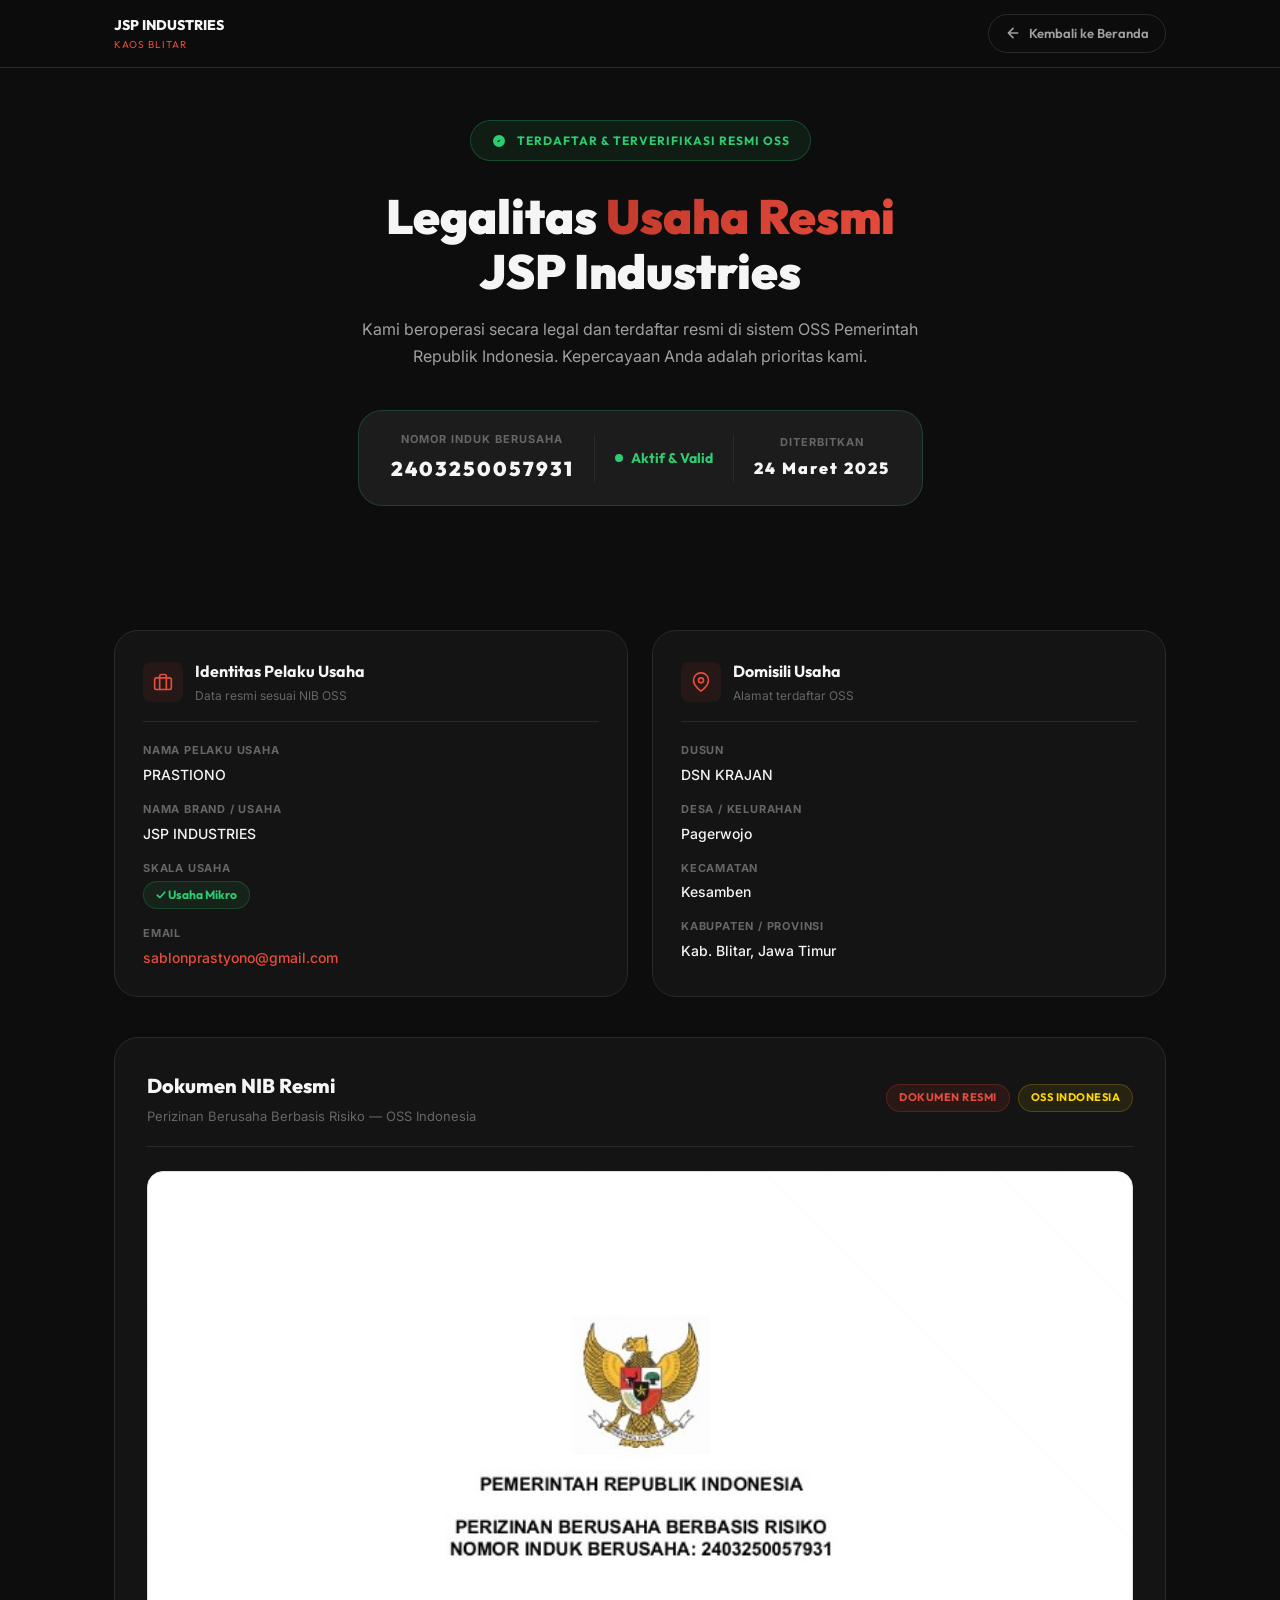
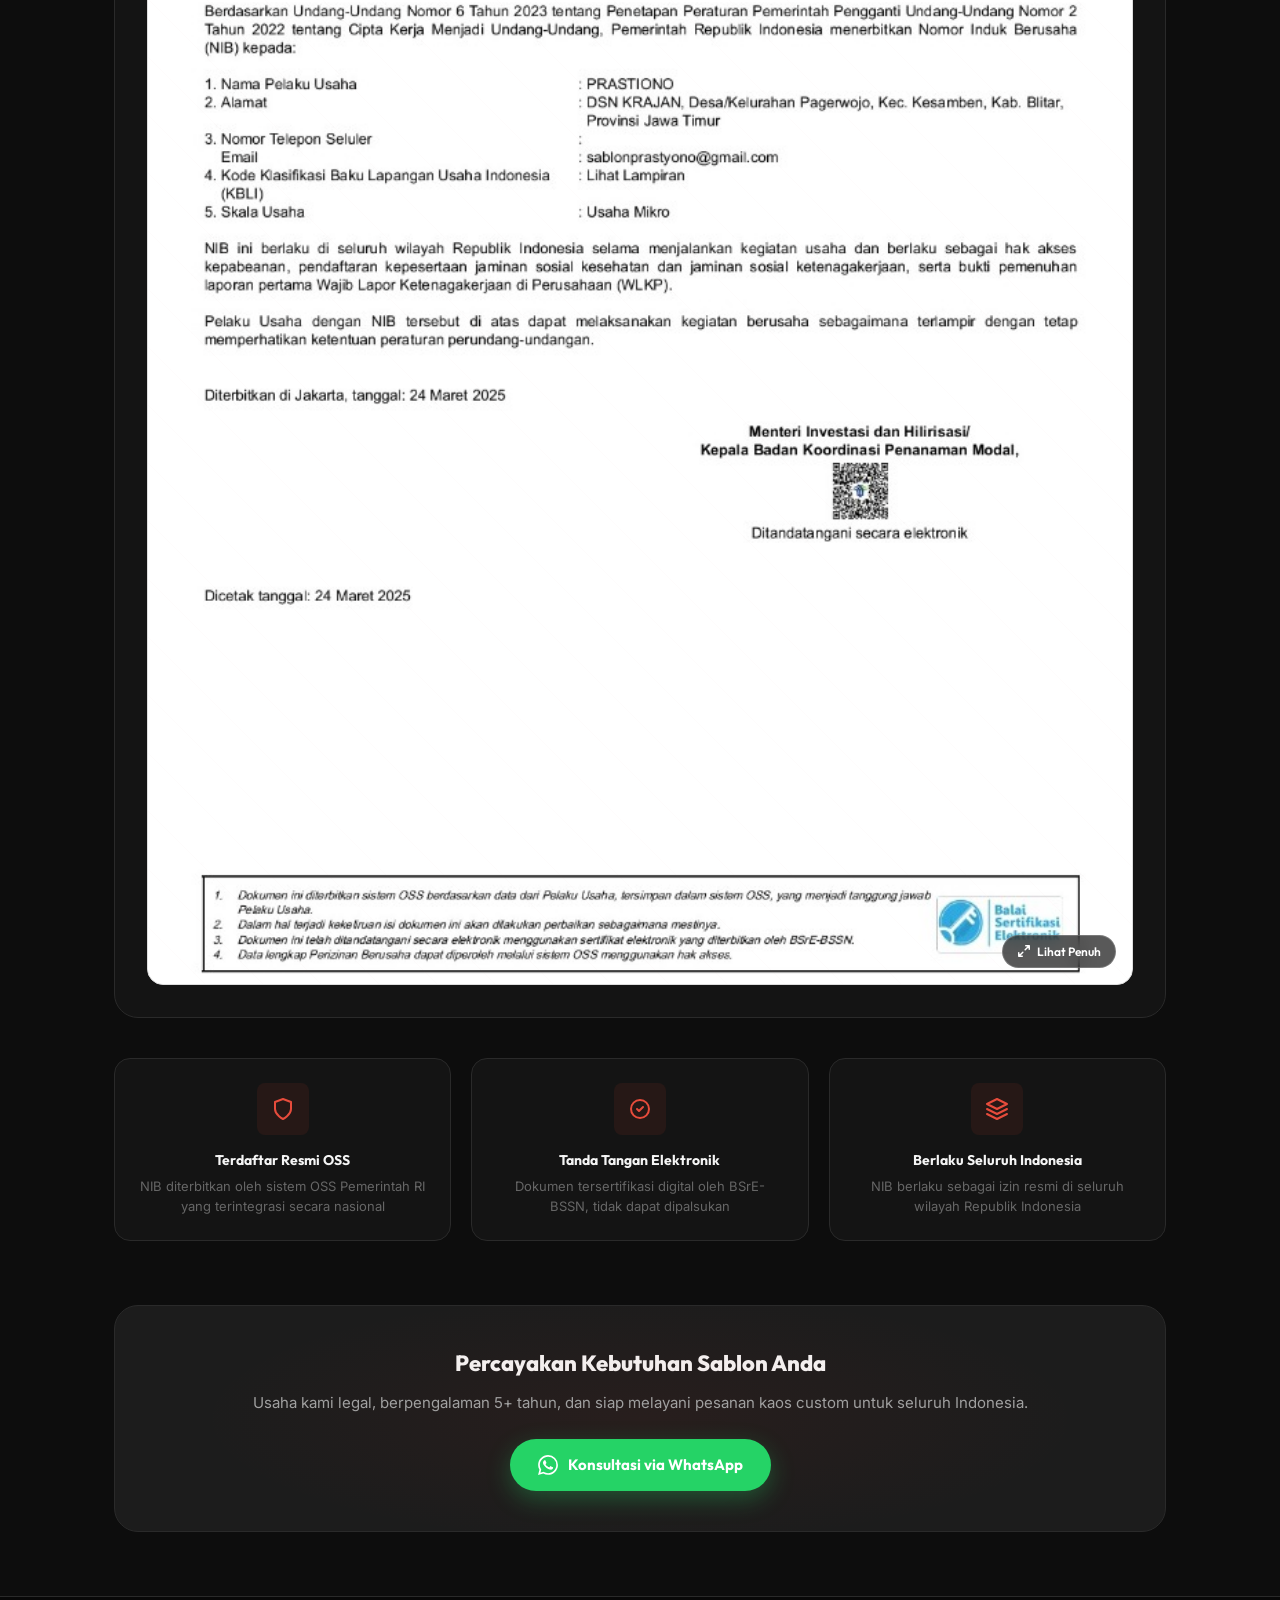
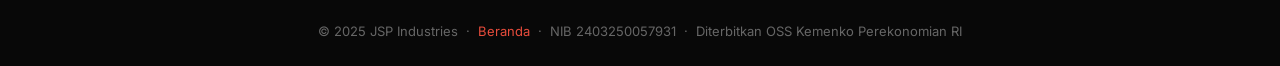
<file: legalitas.html>
<!DOCTYPE html>
<html lang="id">
<head>
  <meta charset="UTF-8" />
  <meta name="viewport" content="width=device-width, initial-scale=1.0" />
  <title>Legalitas Usaha – JSP INDUSTRIES | NIB Terdaftar Resmi</title>
  <meta name="description" content="Legalitas dan izin usaha JSP Industries. Nomor Induk Berusaha (NIB) 2403250057931 terdaftar resmi di OSS Pemerintah Republik Indonesia." />
  <link rel="preconnect" href="https://fonts.googleapis.com" />
  <link rel="preconnect" href="https://fonts.gstatic.com" crossorigin />
  <link href="https://fonts.googleapis.com/css2?family=Outfit:wght@400;500;600;700;800;900&family=Inter:wght@400;500;600&display=swap" rel="stylesheet" />
  <style>
    :root {
      --red:#C0392B;--red-light:#E74C3C;--dark:#0D0D0D;--dark-card:#141414;
      --dark-elevated:#1C1C1C;--dark-border:#2A2A2A;--text-primary:#F5F5F5;
      --text-secondary:#A0A0A0;--text-muted:#666;--gold:#FFD700;--wa-green:#25D366;
      --gradient-red:linear-gradient(135deg,#C0392B,#E74C3C);
      --radius-sm:8px;--radius-md:16px;--radius-lg:24px;
      --shadow-card:0 4px 24px rgba(0,0,0,0.4);
      --transition:all 0.3s cubic-bezier(0.4,0,0.2,1);
      --font-main:'Outfit',sans-serif;--font-body:'Inter',sans-serif;
    }
    *,*::before,*::after{box-sizing:border-box;margin:0;padding:0}
    html{scroll-behavior:smooth}
    body{font-family:var(--font-body);background:var(--dark);color:var(--text-primary);overflow-x:hidden;line-height:1.6;min-height:100vh}
    a{text-decoration:none;color:inherit}
    ::-webkit-scrollbar{width:6px}
    ::-webkit-scrollbar-track{background:var(--dark)}
    ::-webkit-scrollbar-thumb{background:var(--red);border-radius:3px}

    /* NAVBAR */
    .navbar{position:fixed;top:0;left:0;width:100%;z-index:100;padding:14px 0;background:rgba(13,13,13,0.95);backdrop-filter:blur(20px);border-bottom:1px solid var(--dark-border)}
    .nav-inner{max-width:1100px;margin:0 auto;padding:0 24px;display:flex;align-items:center;justify-content:space-between}
    .nav-logo-text .logo-main{font-family:var(--font-main);font-weight:800;font-size:14px;display:block}
    .nav-logo-text .logo-sub{font-family:var(--font-main);font-size:10px;color:var(--red-light);letter-spacing:1px;display:block}
    .nav-back{display:flex;align-items:center;gap:8px;font-family:var(--font-main);font-size:13px;font-weight:600;color:var(--text-secondary);transition:var(--transition);padding:8px 16px;border:1px solid var(--dark-border);border-radius:50px}
    .nav-back:hover{color:var(--text-primary);border-color:var(--red)}

    /* HERO */
    .hero-legalitas{padding:120px 24px 60px;text-align:center;max-width:800px;margin:0 auto}
    .verified-badge{display:inline-flex;align-items:center;gap:10px;background:rgba(39,174,96,0.1);border:1px solid rgba(39,174,96,0.3);color:#2ECC71;font-family:var(--font-main);font-weight:700;font-size:12px;letter-spacing:1px;text-transform:uppercase;padding:10px 20px;border-radius:50px;margin-bottom:28px;animation:fadeInUp .5s ease both}
    .hero-title{font-family:var(--font-main);font-size:clamp(28px,5vw,48px);font-weight:900;line-height:1.15;margin-bottom:16px;animation:fadeInUp .5s ease .1s both}
    .hero-title span{background:var(--gradient-red);-webkit-background-clip:text;-webkit-text-fill-color:transparent;background-clip:text}
    .hero-desc{font-size:16px;color:var(--text-secondary);max-width:560px;margin:0 auto 40px;line-height:1.7;animation:fadeInUp .5s ease .2s both}

    /* NIB HIGHLIGHT */
    .nib-highlight{display:inline-flex;align-items:center;gap:20px;background:var(--dark-elevated);border:1px solid rgba(39,174,96,0.25);border-radius:var(--radius-lg);padding:20px 32px;margin-bottom:64px;animation:fadeInUp .5s ease .3s both;flex-wrap:wrap;justify-content:center}
    .nib-label{font-size:11px;font-weight:700;color:var(--text-muted);text-transform:uppercase;letter-spacing:1px;margin-bottom:4px}
    .nib-number{font-family:var(--font-main);font-size:20px;font-weight:900;color:var(--text-primary);letter-spacing:2px}
    .nib-divider{width:1px;height:48px;background:var(--dark-border)}
    .nib-status{display:flex;align-items:center;gap:8px;font-family:var(--font-main);font-weight:700;font-size:14px;color:#2ECC71}
    .dot-green{width:8px;height:8px;background:#2ECC71;border-radius:50%;animation:pulse-dot 2s ease-in-out infinite}

    /* CONTAINER */
    .container{max-width:1100px;margin:0 auto;padding:0 24px}
    .content-grid{display:grid;grid-template-columns:1fr 1fr;gap:24px;margin-bottom:40px}

    /* CARDS */
    .info-card{background:var(--dark-card);border:1px solid var(--dark-border);border-radius:var(--radius-lg);padding:28px;transition:var(--transition)}
    .info-card:hover{border-color:rgba(192,57,43,0.25);transform:translateY(-3px);box-shadow:0 12px 40px rgba(0,0,0,0.4)}
    .card-header{display:flex;align-items:center;gap:12px;margin-bottom:20px;padding-bottom:16px;border-bottom:1px solid var(--dark-border)}
    .card-icon{width:40px;height:40px;background:rgba(192,57,43,0.1);border-radius:var(--radius-sm);display:flex;align-items:center;justify-content:center;color:var(--red-light);flex-shrink:0}
    .card-title{font-family:var(--font-main);font-weight:700;font-size:16px}
    .card-subtitle{font-size:12px;color:var(--text-muted);margin-top:2px}
    .info-row{display:flex;flex-direction:column;gap:4px;margin-bottom:16px}
    .info-row:last-child{margin-bottom:0}
    .info-key{font-size:11px;font-weight:700;color:var(--text-muted);text-transform:uppercase;letter-spacing:.8px}
    .info-val{font-size:14px;color:var(--text-primary);font-weight:500;line-height:1.5}
    .info-val a{color:var(--red-light);transition:var(--transition)}
    .info-val a:hover{color:var(--red)}
    .badge-mikro{display:inline-flex;align-items:center;gap:6px;background:rgba(39,174,96,0.1);border:1px solid rgba(39,174,96,0.25);color:#2ECC71;font-size:12px;font-weight:700;font-family:var(--font-main);padding:4px 12px;border-radius:50px}

    /* DOC SECTION */
    .doc-section{background:var(--dark-card);border:1px solid var(--dark-border);border-radius:var(--radius-lg);padding:32px;margin-bottom:40px}
    .doc-section-header{display:flex;align-items:center;justify-content:space-between;margin-bottom:24px;padding-bottom:20px;border-bottom:1px solid var(--dark-border);flex-wrap:wrap;gap:12px}
    .doc-title-sec{font-family:var(--font-main);font-size:20px;font-weight:800}
    .doc-meta{display:flex;gap:8px;flex-wrap:wrap}
    .doc-tag{font-family:var(--font-main);font-size:11px;font-weight:700;padding:4px 12px;border-radius:50px;text-transform:uppercase;letter-spacing:.5px}
    .tag-resmi{background:rgba(192,57,43,0.12);border:1px solid rgba(192,57,43,0.3);color:var(--red-light)}
    .tag-oss{background:rgba(255,215,0,0.08);border:1px solid rgba(255,215,0,0.2);color:var(--gold)}

    /* NIB DOCUMENT */
    .nib-document{background:#FAFAFA;border-radius:var(--radius-md);padding:48px;color:#1a1a1a;position:relative;overflow:hidden;border:1px solid #ddd}
    .nib-document::before{content:'';position:absolute;inset:0;background:repeating-linear-gradient(45deg,transparent,transparent 40px,rgba(192,57,43,0.015) 40px,rgba(192,57,43,0.015) 41px);pointer-events:none}
    .doc-letterhead{text-align:center;margin-bottom:32px}
    .doc-garuda{width:70px;height:70px;margin:0 auto 16px;background:radial-gradient(circle,#FFD700,#DAA520);border-radius:50%;display:flex;align-items:center;justify-content:center;box-shadow:0 4px 16px rgba(218,165,32,0.3)}
    .doc-title-gov{font-family:var(--font-main);font-size:15px;font-weight:900;letter-spacing:1px;color:#1a1a1a;text-transform:uppercase;margin-bottom:12px}
    .doc-doc-title{font-family:var(--font-main);font-size:14px;font-weight:700;text-transform:uppercase;color:#1a1a1a;line-height:1.5}
    .doc-nib-num{font-family:var(--font-main);font-size:14px;font-weight:900;color:#C0392B;letter-spacing:1px}
    .doc-divider{border:none;border-top:2px solid #1a1a1a;margin:20px 0}
    .doc-body-text{font-size:13px;line-height:1.7;color:#2a2a2a;margin-bottom:20px;text-align:justify}
    .doc-table{width:100%;margin:16px 0;border-collapse:collapse}
    .doc-table td{padding:6px 8px;vertical-align:top;font-size:13px;color:#2a2a2a}
    .doc-table td:first-child{width:45%}
    .doc-table td:nth-child(2){width:5%;text-align:center;font-weight:700}
    .doc-table td:last-child{font-weight:600;color:#1a1a1a}
    .doc-note{font-size:12px;line-height:1.6;color:#444;margin-top:20px;text-align:justify}
    .doc-sign-area{display:flex;justify-content:flex-end;margin:28px 0}
    .doc-sign-title{font-family:var(--font-main);font-size:12px;font-weight:700;text-align:center;line-height:1.5;margin-bottom:12px;color:#1a1a1a}
    .doc-qr{width:76px;height:76px;background:repeating-conic-gradient(#1a1a1a 0% 25%,#f0f0f0 0% 50%) 0 0/8px 8px;margin:0 auto 8px;border-radius:4px}
    .doc-sign-note{font-size:11px;color:#666;text-align:center}
    .doc-print-date{font-size:12px;color:#555;margin-top:12px}
    .doc-disclaimer{background:#f8f8f8;border:1px solid #ddd;border-radius:4px;padding:12px 16px;margin-top:24px;font-size:11px;color:#555;line-height:1.6}
    .doc-disclaimer ol{padding-left:16px}
    .doc-disclaimer li{margin-bottom:4px}

    /* TRUST */
    .trust-section{display:grid;grid-template-columns:repeat(3,1fr);gap:20px;margin-bottom:64px}
    .trust-card{background:var(--dark-card);border:1px solid var(--dark-border);border-radius:var(--radius-md);padding:24px;text-align:center;transition:var(--transition)}
    .trust-card:hover{border-color:rgba(192,57,43,0.2);transform:translateY(-3px)}
    .trust-icon{width:52px;height:52px;background:rgba(192,57,43,0.1);border-radius:var(--radius-sm);display:flex;align-items:center;justify-content:center;color:var(--red-light);margin:0 auto 14px}
    .trust-title{font-family:var(--font-main);font-weight:700;font-size:14px;margin-bottom:6px}
    .trust-desc{font-size:13px;color:var(--text-muted);line-height:1.5}

    /* CTA */
    .cta-strip{background:var(--dark-elevated);border:1px solid var(--dark-border);border-radius:var(--radius-lg);padding:40px;text-align:center;margin-bottom:64px;position:relative;overflow:hidden}
    .cta-strip::before{content:'';position:absolute;inset:0;background:radial-gradient(ellipse 60% 80% at 50% 50%,rgba(192,57,43,0.07) 0%,transparent 70%);pointer-events:none}
    .cta-strip h3{font-family:var(--font-main);font-size:22px;font-weight:800;margin-bottom:10px}
    .cta-strip p{font-size:15px;color:var(--text-secondary);margin-bottom:24px;position:relative}
    .btn-wa{display:inline-flex;align-items:center;gap:10px;background:var(--wa-green);color:white;font-family:var(--font-main);font-weight:700;font-size:15px;padding:14px 28px;border-radius:50px;transition:var(--transition);box-shadow:0 8px 24px rgba(37,211,102,0.3);position:relative}
    .btn-wa:hover{transform:translateY(-3px);box-shadow:0 16px 40px rgba(37,211,102,0.4)}

    /* FOOTER */
    .footer-mini{background:#080808;border-top:1px solid var(--dark-border);padding:24px;text-align:center}
    .footer-mini p{font-size:13px;color:var(--text-muted)}
    .footer-mini a{color:var(--red-light);transition:var(--transition)}
    .footer-mini a:hover{color:var(--red)}

    /* ANIMATIONS */
    @keyframes fadeInUp{from{opacity:0;transform:translateY(24px)}to{opacity:1;transform:translateY(0)}}
    @keyframes pulse-dot{0%,100%{opacity:1;transform:scale(1)}50%{opacity:.5;transform:scale(1.4)}}
    .reveal{opacity:0;transform:translateY(20px);transition:opacity .6s ease,transform .6s ease}
    .reveal.visible{opacity:1;transform:translateY(0)}

    /* RESPONSIVE */
    @media(max-width:768px){
      .content-grid,.trust-section{grid-template-columns:1fr}
      .nib-document{padding:24px 16px}
      .nib-highlight{flex-direction:column;text-align:center}
      .nib-divider{width:100%;height:1px}
      .hero-legalitas{padding:100px 16px 40px}
      .doc-section,.info-card{padding:20px}
    }
  </style>
</head>
<body>

  <!-- NAVBAR -->
  <nav class="navbar">
    <div class="nav-inner">
      <a href="index.html" class="nav-logo-link">
        <div class="nav-logo-text">
          <span class="logo-main">JSP INDUSTRIES</span>
          <span class="logo-sub">KAOS BLITAR</span>
        </div>
      </a>
      <a href="index.html" class="nav-back">
        <svg width="16" height="16" viewBox="0 0 24 24" fill="none" stroke="currentColor" stroke-width="2.5" stroke-linecap="round" stroke-linejoin="round"><path d="M19 12H5M12 19l-7-7 7-7"/></svg>
        Kembali ke Beranda
      </a>
    </div>
  </nav>

  <!-- HERO -->
  <section class="hero-legalitas">
    <div class="verified-badge">
      <svg width="16" height="16" viewBox="0 0 24 24" fill="currentColor"><path d="M9 12l2 2 4-4m6 2a9 9 0 11-18 0 9 9 0 0118 0z"/></svg>
      Terdaftar &amp; Terverifikasi Resmi OSS
    </div>
    <h1 class="hero-title">Legalitas <span>Usaha Resmi</span><br/>JSP Industries</h1>
    <p class="hero-desc">Kami beroperasi secara legal dan terdaftar resmi di sistem OSS Pemerintah Republik Indonesia. Kepercayaan Anda adalah prioritas kami.</p>

    <div class="nib-highlight">
      <div>
        <div class="nib-label">Nomor Induk Berusaha</div>
        <div class="nib-number">2403250057931</div>
      </div>
      <div class="nib-divider"></div>
      <div class="nib-status">
        <span class="dot-green"></span>
        Aktif &amp; Valid
      </div>
      <div class="nib-divider"></div>
      <div>
        <div class="nib-label">Diterbitkan</div>
        <div class="nib-number" style="font-size:16px">24 Maret 2025</div>
      </div>
    </div>
  </section>

  <!-- MAIN -->
  <div class="container">

    <!-- INFO CARDS -->
    <div class="content-grid reveal">
      <div class="info-card">
        <div class="card-header">
          <div class="card-icon">
            <svg width="20" height="20" viewBox="0 0 24 24" fill="none" stroke="currentColor" stroke-width="2" stroke-linecap="round" stroke-linejoin="round"><rect x="2" y="7" width="20" height="14" rx="2"/><path d="M16 21V5a2 2 0 00-2-2h-4a2 2 0 00-2 2v16"/></svg>
          </div>
          <div>
            <div class="card-title">Identitas Pelaku Usaha</div>
            <div class="card-subtitle">Data resmi sesuai NIB OSS</div>
          </div>
        </div>
        <div class="info-row">
          <span class="info-key">Nama Pelaku Usaha</span>
          <span class="info-val">PRASTIONO</span>
        </div>
        <div class="info-row">
          <span class="info-key">Nama Brand / Usaha</span>
          <span class="info-val">JSP INDUSTRIES</span>
        </div>
        <div class="info-row">
          <span class="info-key">Skala Usaha</span>
          <span class="info-val"><span class="badge-mikro">✓ Usaha Mikro</span></span>
        </div>
        <div class="info-row">
          <span class="info-key">Email</span>
          <span class="info-val"><a href="mailto:sablonprastyono@gmail.com">sablonprastyono@gmail.com</a></span>
        </div>
      </div>

      <div class="info-card">
        <div class="card-header">
          <div class="card-icon">
            <svg width="20" height="20" viewBox="0 0 24 24" fill="none" stroke="currentColor" stroke-width="2" stroke-linecap="round" stroke-linejoin="round"><path d="M21 10c0 7-9 13-9 13s-9-6-9-13a9 9 0 0118 0z"/><circle cx="12" cy="10" r="3"/></svg>
          </div>
          <div>
            <div class="card-title">Domisili Usaha</div>
            <div class="card-subtitle">Alamat terdaftar OSS</div>
          </div>
        </div>
        <div class="info-row">
          <span class="info-key">Dusun</span>
          <span class="info-val">DSN KRAJAN</span>
        </div>
        <div class="info-row">
          <span class="info-key">Desa / Kelurahan</span>
          <span class="info-val">Pagerwojo</span>
        </div>
        <div class="info-row">
          <span class="info-key">Kecamatan</span>
          <span class="info-val">Kesamben</span>
        </div>
        <div class="info-row">
          <span class="info-key">Kabupaten / Provinsi</span>
          <span class="info-val">Kab. Blitar, Jawa Timur</span>
        </div>
      </div>
    </div>

    <!-- DOKUMEN NIB -->
    <div class="doc-section reveal">
      <div class="doc-section-header">
        <div>
          <div class="doc-title-sec">Dokumen NIB Resmi</div>
          <div style="font-size:13px;color:var(--text-muted);margin-top:4px">Perizinan Berusaha Berbasis Risiko — OSS Indonesia</div>
        </div>
        <div class="doc-meta">
          <span class="doc-tag tag-resmi">Dokumen Resmi</span>
          <span class="doc-tag tag-oss">OSS Indonesia</span>
        </div>
      </div>


      <div class="nib-document" style="padding:0;background:#fff;overflow:hidden;position:relative">
        <img
          src="images/nib-izin-usaha.jpg"
          alt="Dokumen NIB - Perizinan Berusaha Berbasis Risiko No. 2403250057931 - JSP Industries"
          style="width:100%;height:auto;display:block;border-radius:inherit;transition:transform .4s ease;cursor:zoom-in"
          id="nib-img"
          onclick="this.closest('.nib-lightbox-wrap') || openLightbox()"
        />
        <div style="position:absolute;bottom:16px;right:16px">
          <button onclick="openLightbox()" style="display:inline-flex;align-items:center;gap:6px;background:rgba(0,0,0,0.65);backdrop-filter:blur(8px);color:white;border:1px solid rgba(255,255,255,0.2);font-family:'Outfit',sans-serif;font-size:12px;font-weight:600;padding:8px 14px;border-radius:50px;cursor:pointer;transition:all .3s ease" onmouseover="this.style.background='rgba(0,0,0,0.85)'" onmouseout="this.style.background='rgba(0,0,0,0.65)'">
            <svg width="14" height="14" viewBox="0 0 24 24" fill="none" stroke="currentColor" stroke-width="2.5" stroke-linecap="round" stroke-linejoin="round"><path d="M15 3h6v6M9 21H3v-6M21 3l-7 7M3 21l7-7"/></svg>
            Lihat Penuh
          </button>
        </div>
      </div>

      <!-- Lightbox -->
      <div id="nib-lightbox" onclick="closeLightbox()" style="display:none;position:fixed;inset:0;z-index:9999;background:rgba(0,0,0,0.92);backdrop-filter:blur(12px);align-items:center;justify-content:center;padding:24px;cursor:zoom-out">
        <div style="position:relative;max-width:800px;width:100%;max-height:90vh;overflow-y:auto;border-radius:12px">
          <img src="images/nib-izin-usaha.jpg" alt="Dokumen NIB Resmi JSP Industries" style="width:100%;height:auto;display:block;border-radius:12px"/>
        </div>
        <button onclick="closeLightbox(event)" style="position:fixed;top:20px;right:20px;background:rgba(255,255,255,0.1);border:1px solid rgba(255,255,255,0.2);color:white;width:40px;height:40px;border-radius:50%;cursor:pointer;display:flex;align-items:center;justify-content:center;font-size:20px">✕</button>
      </div>
    </div>

    <!-- TRUST -->
    <div class="trust-section reveal">
      <div class="trust-card">
        <div class="trust-icon">
          <svg width="24" height="24" viewBox="0 0 24 24" fill="none" stroke="currentColor" stroke-width="2" stroke-linecap="round" stroke-linejoin="round"><path d="M12 22s8-4 8-10V5l-8-3-8 3v7c0 6 8 10 8 10z"/></svg>
        </div>
        <div class="trust-title">Terdaftar Resmi OSS</div>
        <div class="trust-desc">NIB diterbitkan oleh sistem OSS Pemerintah RI yang terintegrasi secara nasional</div>
      </div>
      <div class="trust-card">
        <div class="trust-icon">
          <svg width="24" height="24" viewBox="0 0 24 24" fill="none" stroke="currentColor" stroke-width="2" stroke-linecap="round" stroke-linejoin="round"><path d="M9 12l2 2 4-4m6 2a9 9 0 11-18 0 9 9 0 0118 0z"/></svg>
        </div>
        <div class="trust-title">Tanda Tangan Elektronik</div>
        <div class="trust-desc">Dokumen tersertifikasi digital oleh BSrE-BSSN, tidak dapat dipalsukan</div>
      </div>
      <div class="trust-card">
        <div class="trust-icon">
          <svg width="24" height="24" viewBox="0 0 24 24" fill="none" stroke="currentColor" stroke-width="2" stroke-linecap="round" stroke-linejoin="round"><path d="M12 2L2 7l10 5 10-5-10-5zM2 17l10 5 10-5M2 12l10 5 10-5"/></svg>
        </div>
        <div class="trust-title">Berlaku Seluruh Indonesia</div>
        <div class="trust-desc">NIB berlaku sebagai izin resmi di seluruh wilayah Republik Indonesia</div>
      </div>
    </div>

    <!-- CTA -->
    <div class="cta-strip reveal">
      <h3>Percayakan Kebutuhan Sablon Anda</h3>
      <p>Usaha kami legal, berpengalaman 5+ tahun, dan siap melayani pesanan kaos custom untuk seluruh Indonesia.</p>
      <a href="https://wa.me/6282228106342?text=Halo%20Joglo%20Sablon%2C%20saya%20dari%20website%20dan%20ingin%20konsultasi%20serta%20memesan%20kaos%20custom.%20Terima%20kasih" class="btn-wa" target="_blank" rel="noopener">
        <svg width="20" height="20" viewBox="0 0 24 24" fill="currentColor"><path d="M17.472 14.382c-.297-.149-1.758-.867-2.03-.967-.273-.099-.471-.148-.67.15-.197.297-.767.966-.94 1.164-.173.199-.347.223-.644.075-.297-.15-1.255-.463-2.39-1.475-.883-.788-1.48-1.761-1.653-2.059-.173-.297-.018-.458.13-.606.134-.133.298-.347.446-.52.149-.174.198-.298.298-.497.099-.198.05-.371-.025-.52-.075-.149-.669-1.612-.916-2.207-.242-.579-.487-.5-.669-.51-.173-.008-.371-.01-.57-.01-.198 0-.52.074-.792.372-.272.297-1.04 1.016-1.04 2.479 0 1.462 1.065 2.875 1.213 3.074.149.198 2.096 3.2 5.077 4.487.709.306 1.262.489 1.694.625.712.227 1.36.195 1.871.118.571-.085 1.758-.719 2.006-1.413.248-.694.248-1.289.173-1.413-.074-.124-.272-.198-.57-.347m-5.421 7.403h-.004a9.87 9.87 0 01-5.031-1.378l-.361-.214-3.741.982.998-3.648-.235-.374a9.86 9.86 0 01-1.51-5.26c.001-5.45 4.436-9.884 9.888-9.884 2.64 0 5.122 1.03 6.988 2.898a9.825 9.825 0 012.893 6.994c-.003 5.45-4.437 9.884-9.885 9.884m8.413-18.297A11.815 11.815 0 0012.05 0C5.495 0 .16 5.335.157 11.892c0 2.096.547 4.142 1.588 5.945L.057 24l6.305-1.654a11.882 11.882 0 005.683 1.448h.005c6.554 0 11.89-5.335 11.893-11.893a11.821 11.821 0 00-3.48-8.413z"/></svg>
        Konsultasi via WhatsApp
      </a>
    </div>

  </div>

  <!-- FOOTER -->
  <footer class="footer-mini">
    <p>© 2025 JSP Industries &nbsp;·&nbsp; <a href="index.html">Beranda</a> &nbsp;·&nbsp; NIB 2403250057931 &nbsp;·&nbsp; Diterbitkan OSS Kemenko Perekonomian RI</p>
  </footer>

  <script>
    const obs = new IntersectionObserver(entries => {
      entries.forEach(e => { if (e.isIntersecting) { e.target.classList.add('visible'); obs.unobserve(e.target); } });
    }, { threshold: 0.12 });
    document.querySelectorAll('.reveal').forEach(el => obs.observe(el));

    function openLightbox() {
      const lb = document.getElementById('nib-lightbox');
      lb.style.display = 'flex';
      document.body.style.overflow = 'hidden';
    }
    function closeLightbox(e) {
      if (e) e.stopPropagation();
      const lb = document.getElementById('nib-lightbox');
      lb.style.display = 'none';
      document.body.style.overflow = '';
    }
    document.addEventListener('keydown', e => { if (e.key === 'Escape') closeLightbox(); });
  </script>
</body>
</html>
</file>
